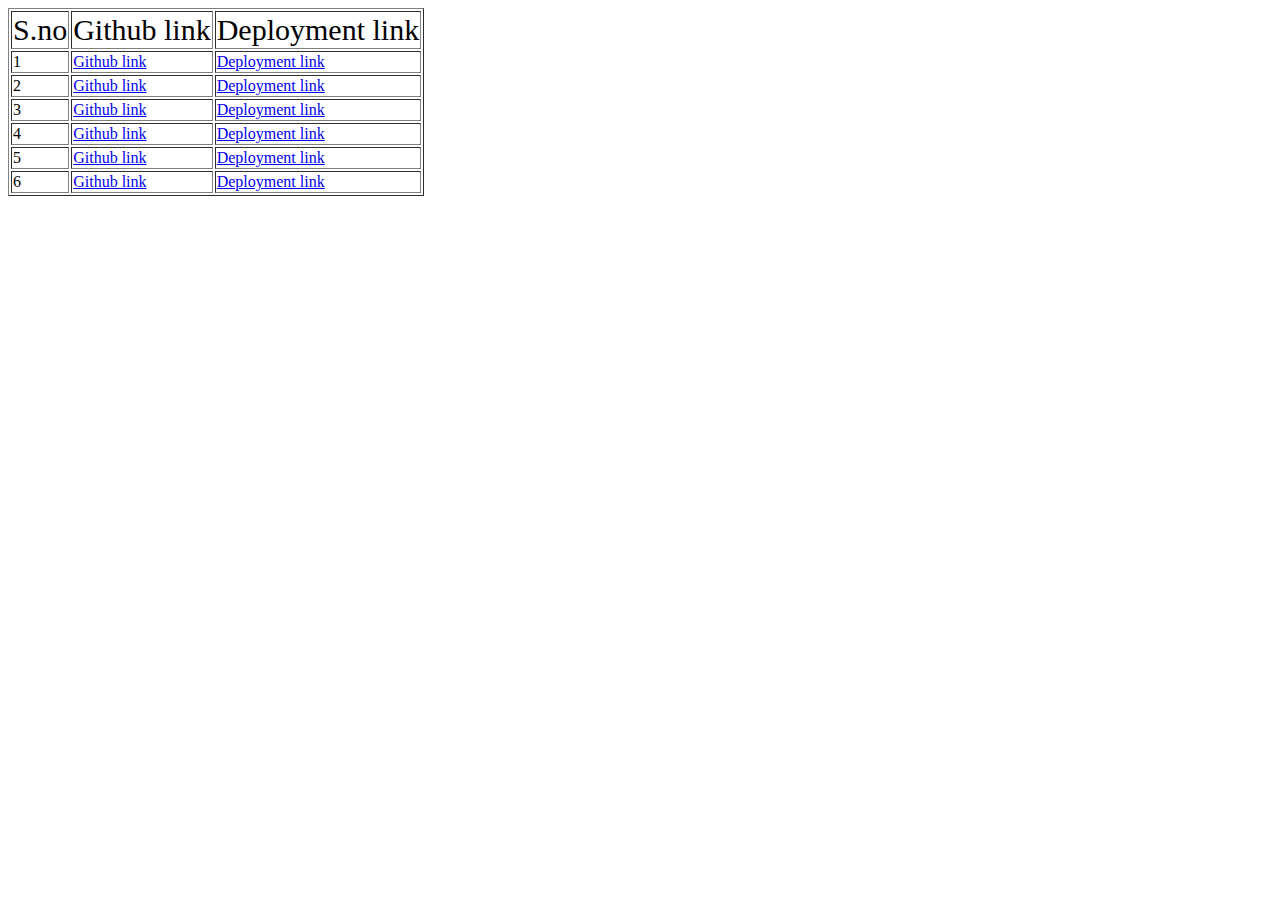
<file: index.html>
<!DOCTYPE html>
<html lang="en">

<head>
    <meta charset="UTF-8">
    <meta name="viewport" content="width=device-width, initial-scale=1.0">
    <title>React Tasks</title>
    <style>
        .a {
            font-size: 30px;
        }
    </style>
</head>

<body>
    <table border="01">

        <head>
            <tr>
                <td class="a">S.no</td>
                <td class="a">Github link</td>
                <td class="a">Deployment link</td>
        </head>

        <body>
            <tr>
                <td>1</td>
                <td><a href="https://github.com/TanishChandak/React_Task/">Github link</a></td>
                <td><a href="task1/build/index.html">Deployment link</a></td>
            </tr>
            <tr>
                <td>2</td>
                <td><a href="https://github.com/TanishChandak/React_Task/">Github link</a></td>
                <td><a href="task2/dist/index.html">Deployment link</a></td>
            </tr>
            <tr>
                <td>3</td>
                <td><a href="https://github.com/TanishChandak/React_Task/">Github link</a></td>
                <td><a href="task3/dist/index.html">Deployment link</a></td>
            </tr>
            <tr>
                <td>4</td>
                <td><a href="https://github.com/TanishChandak/React_Task/">Github link</a></td>
                <td><a href="task4/dist/index.html">Deployment link</a></td>
            </tr>
            <tr>
                <td>5</td>
                <td><a href="https://github.com/TanishChandak/React_Task/">Github link</a></td>
                <td><a href="task5/build/index.html">Deployment link</a></td>
            </tr>
            <tr>
                <td>6</td>
                <td><a href="https://github.com/TanishChandak/React_Task/">Github link</a></td>
                <td><a href="task6/index.html">Deployment link</a></td>
            </tr>
        </body>
    </table>
</body>

</html>
</file>
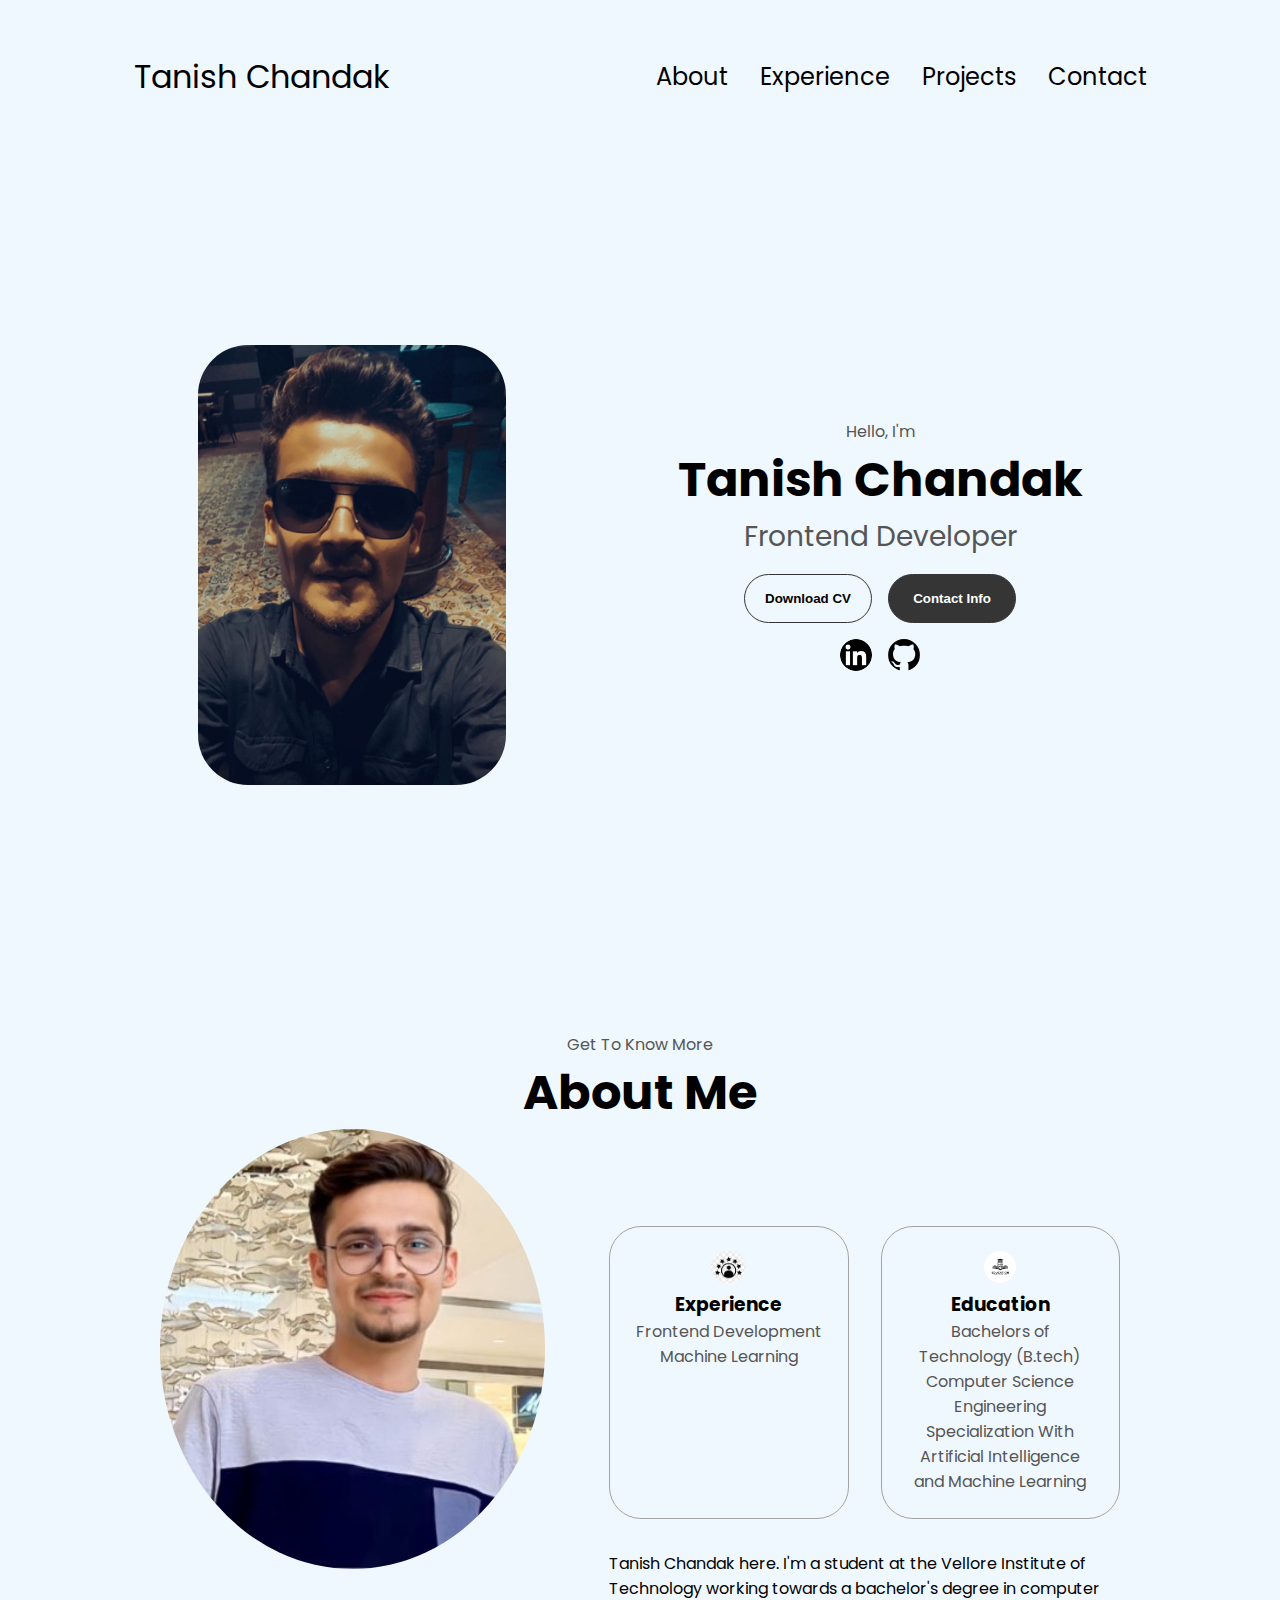
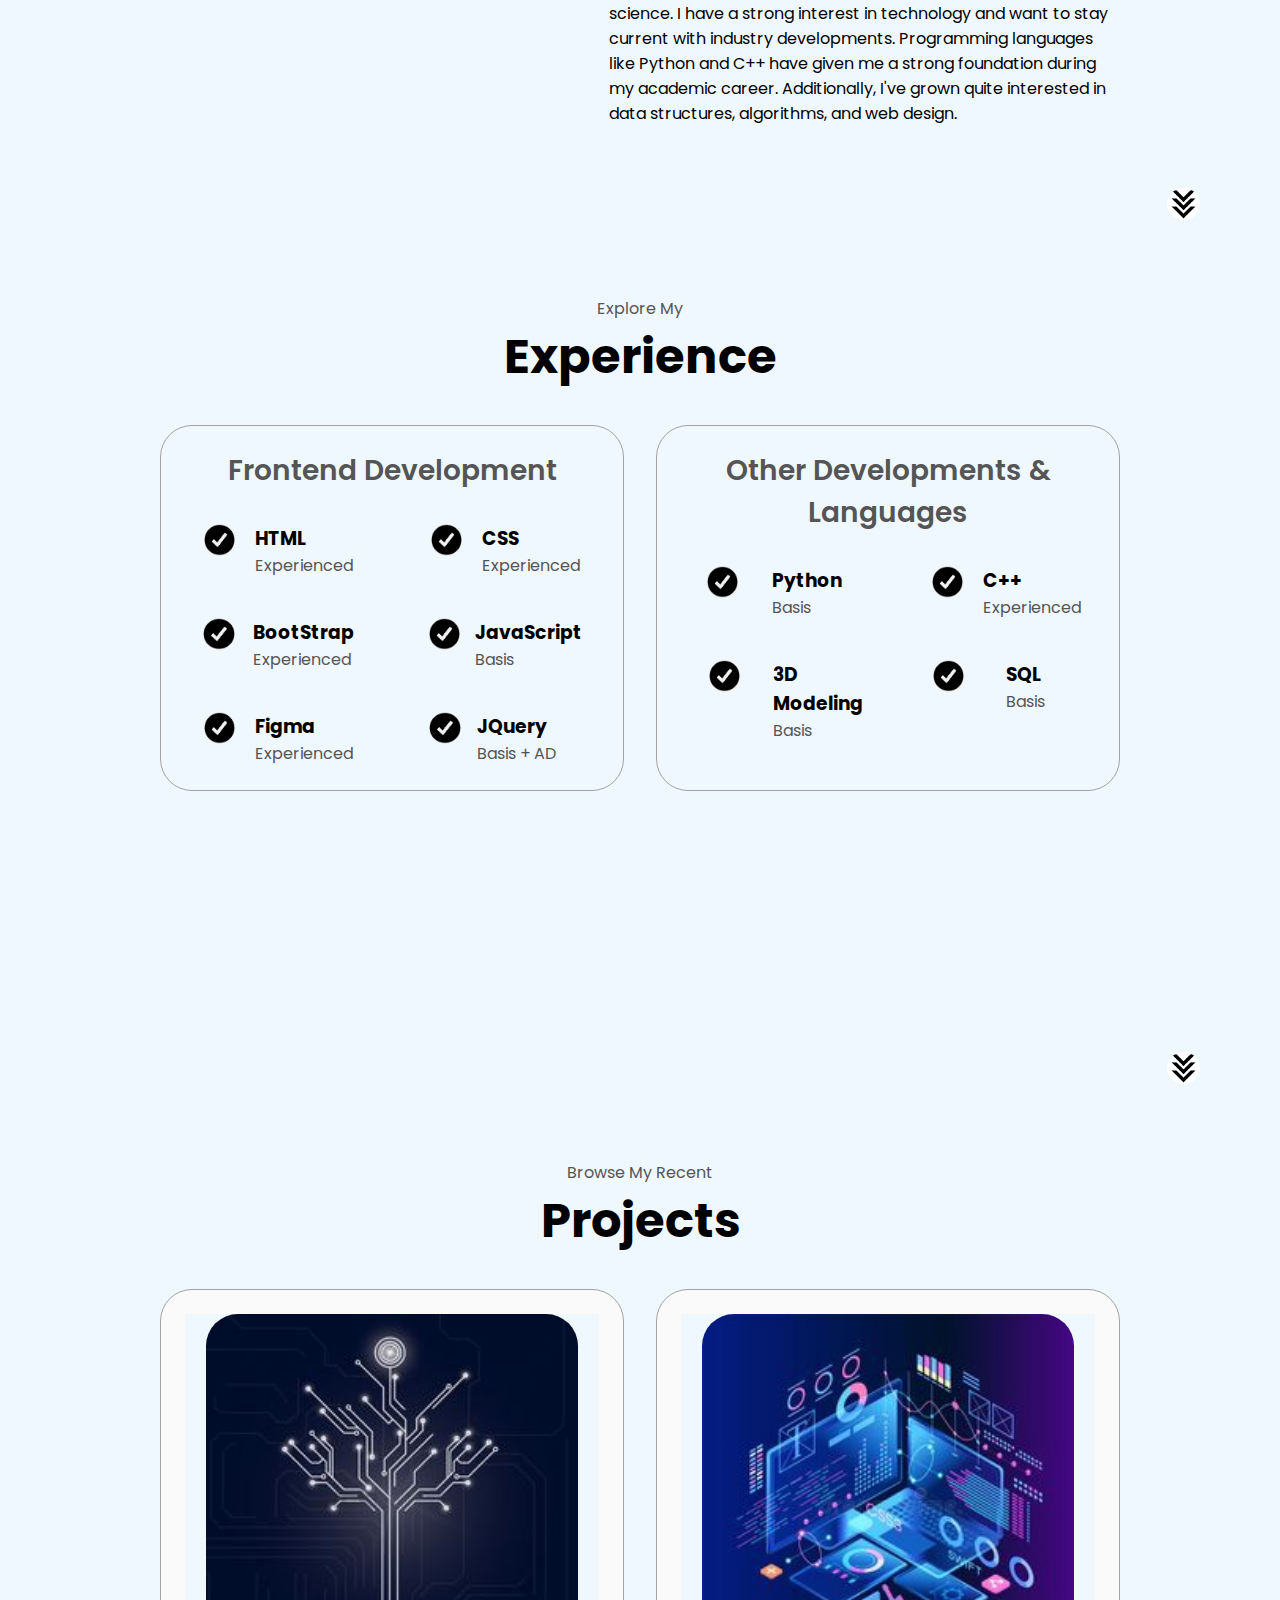
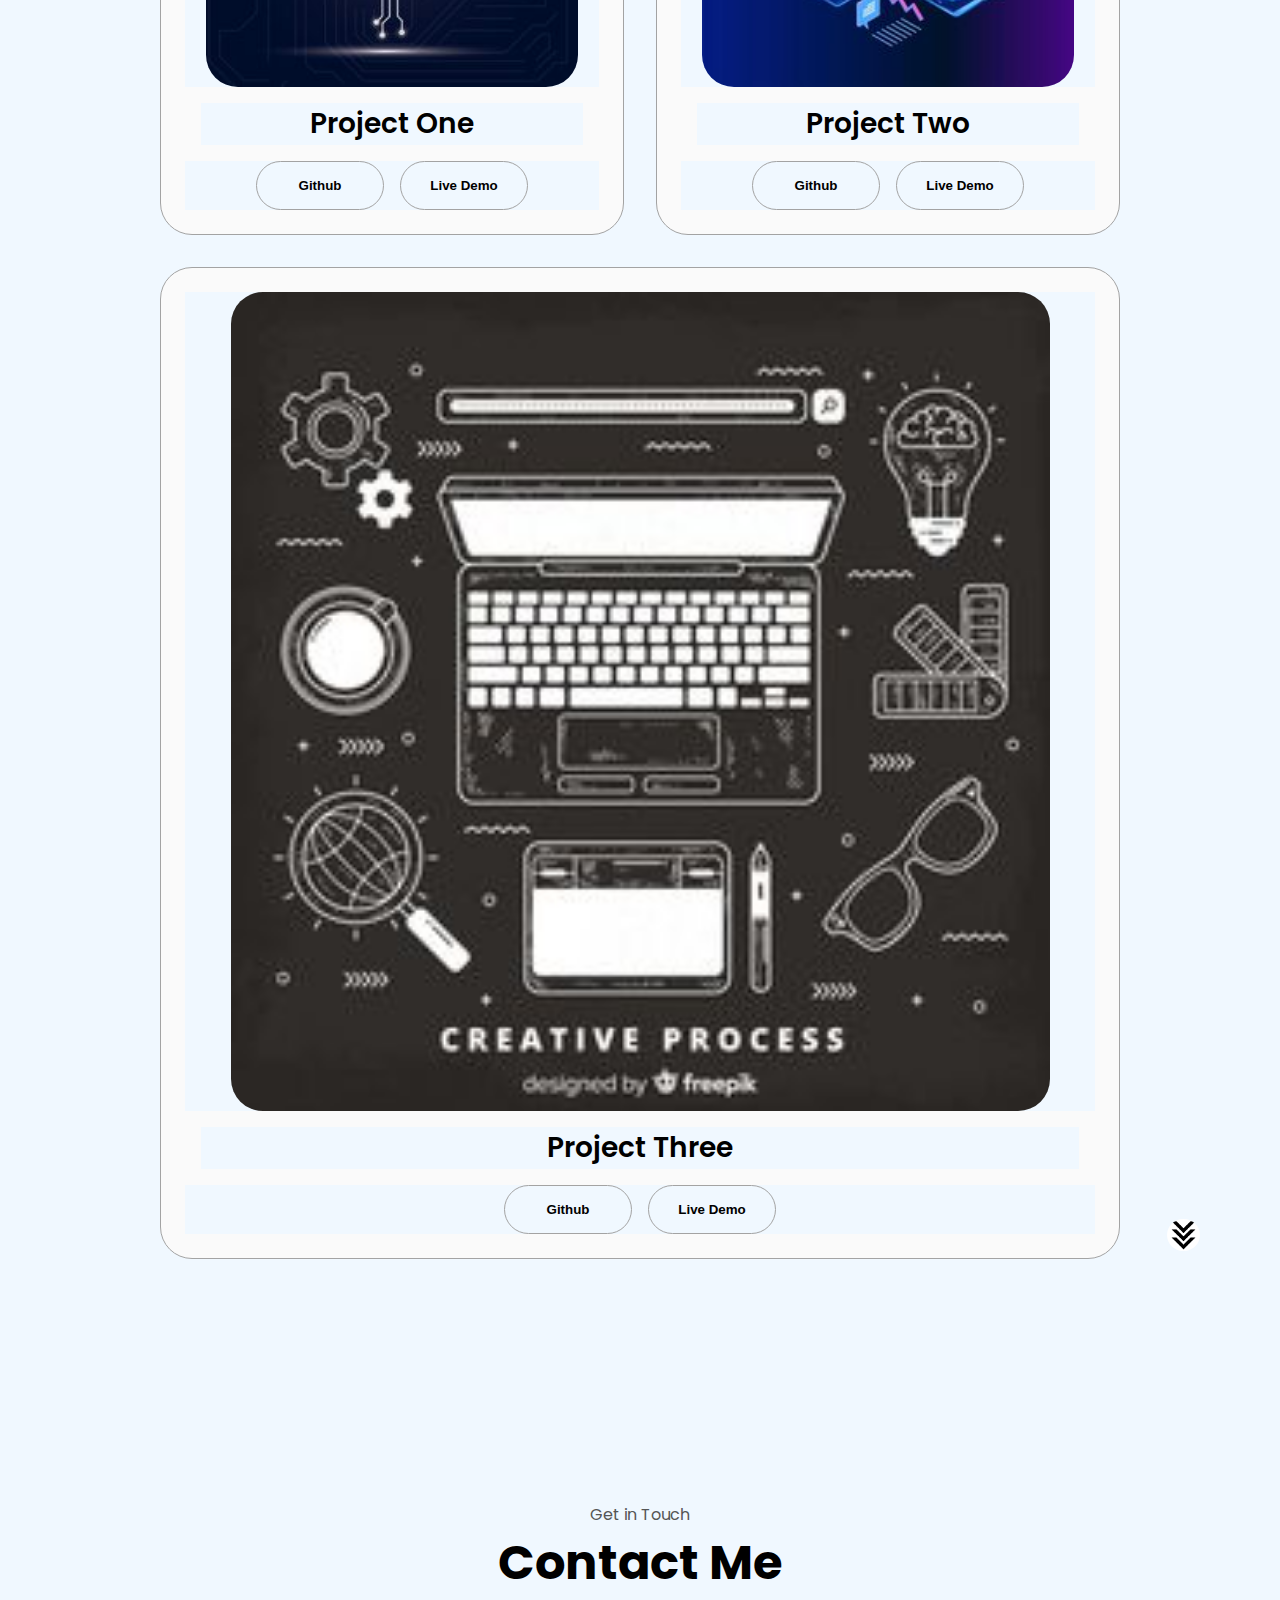
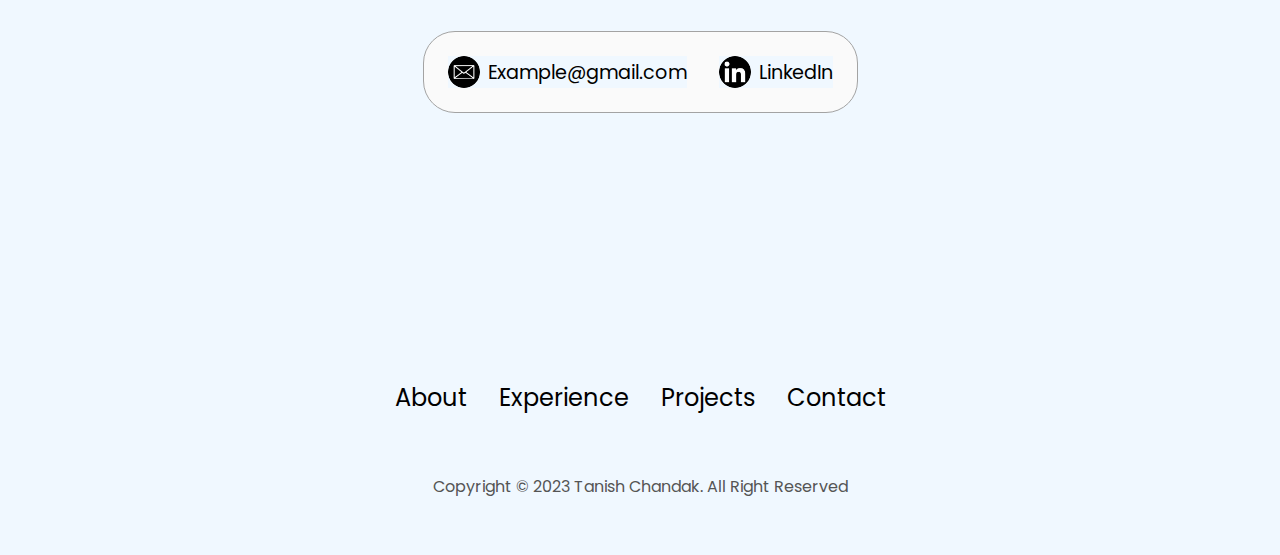
<file: task6/index.html>
<!DOCTYPE html>
<html lang="en">

<head>
    <meta charset="UTF-8">
    <meta name="viewport" content="width=device-width, initial-scale=1.0">
    <title>My Portfolio</title>
    <link rel="stylesheet" href="style.css">
    <link rel="stylesheet" href="mediaqueries.css">
    <link rel="icon" href="favicon.png">
</head>

<body>
    <header>
        <!-- Nav : 1 -->
        <nav id="destop-nav">
            <div class="logo">Tanish Chandak</div>
            <div>
                <ul class="nav-links">
                    <li><a href="#about">About</a></li>
                    <li><a href="#experience">Experience</a></li>
                    <li><a href="#projects">Projects</a></li>
                    <li><a href="#contact">Contact</a></li>
                </ul>
            </div>
        </nav>
        <!-- Nav : 2 -->
        <nav id="hamburger-nav">
            <div class="logo">Tanish Chandak</div>
            <div class="hamburger-menu">
                <div class="hamburger-icon" onclick="toggleMenu()">
                    <span></span>
                    <span></span>
                    <span></span>
                </div>
                <div class="menu-links">
                    <li><a href="#about" onclick="toggleMenu()">About</a></li>
                    <li><a href="#experience" onclick="toggleMenu()">Experience</a></li>
                    <li><a href="#project" onclick="toggleMenu()">Projects</a></li>
                    <li><a href="#contact" onclick="toggleMenu()">Contact</a></li>
                </div>
            </div>
        </nav>
    </header>

    <!-- Profile section -->
    <section id="profile">

        <!-- profile image -->
        <div class="section__pic-container">
            <img src="Image_1.jpg" alt="tanish_profile">
        </div>

        <div class="section__text">
            <p class="section__text__p1">Hello, I'm</p>
            <h1 class="title">Tanish Chandak</h1>
            <p class="section__text__p2">Frontend Developer</p>

            <!-- CV and Contact details -->
            <div class="btn-container">
                <button class="btn btn-color-2" onclick="window.open('./Resume.pdf')">Download CV</button>
                <button class="btn btn-color-1" onclick="location.href('./#contact')">Contact Info</button>
            </div>


            <!-- linkedin image -->
            <div id="socials-container">
                <img src="linkedin.png" alt="linkedin_image" class="icon"
                    onclick="location.href='https://www.linkedin.com/in/tanish-chandak-2949a2235/'">
                <img src="github.png" alt="github_image" class="icon"
                    onclick="location.href='https://github.com/TanishChandak'">
            </div>
        </div>
    </section>

    <!-- About section -->
    <section id="about">
        <p class="section__text__p1">Get To Know More</p>
        <h1 class="title">About Me</h1>
        <div class="section-container">
            <div class="update">
                <img src="Image.jpeg" alt="about_image" class="about_pic" style="border-radius: 50%;">
            </div>
            <div class="about-details-container">
                <div class="about-containers">
                    <div class="details-container">
                        <img src="experience.jpeg" alt="about_experience" class="icon">
                        <h3>Experience</h3>
                        <p>Frontend Development <br> Machine Learning</p>
                    </div>
                    <div class="details-container">
                        <img src="education.png" alt="about_education" class="icon">
                        <h3>Education</h3>
                        <p>Bachelors of Technology (B.tech)<br>Computer Science Engineering Specialization With
                            Artificial Intelligence and Machine Learning</p>
                    </div>
                </div>
                <div class="text-container">
                    Tanish Chandak here. I'm a student at the Vellore Institute of Technology working towards a
                    bachelor's degree in computer science. I have a strong interest in technology and want to stay
                    current with industry developments. Programming languages like Python and C++ have given me a strong
                    foundation during my academic career. Additionally, I've grown quite interested in data structures,
                    algorithms, and web design.
                </div>
            </div>
        </div>
        <img src="arrow.png" alt="about_arrow" class="icon arrow" onclick="location.href='#experience'">
    </section>

    <!-- Experience section -->
    <section id="experience">
        <p class="section__text__p1">Explore My</p>
        <h1 class="title">Experience</h1>
        <div class="experience-details-container">
            <div class="about-containers">
                <div class="details-container">
                    <h2 class="experience-sub-title">Frontend Development</h2>
                    <div class="article-container">
                        <article>
                            <img src="checkmark.png" alt="experience icon" class="icon">
                            <div>
                                <h3>HTML</h3>
                                <p>Experienced</p>
                            </div>
                        </article>
                        <article>
                            <img src="checkmark.png" alt="experience icon" class="icon">
                            <div>
                                <h3>CSS</h3>
                                <p>Experienced</p>
                            </div>
                        </article>
                        <article>
                            <img src="checkmark.png" alt="experience icon" class="icon">
                            <div>
                                <h3>BootStrap</h3>
                                <p>Experienced</p>
                            </div>
                        </article>
                        <article>
                            <img src="checkmark.png" alt="experience icon" class="icon">
                            <div>
                                <h3>JavaScript</h3>
                                <p>Basis</p>
                            </div>
                        </article>
                        <article>
                            <img src="checkmark.png" alt="experience icon" class="icon">
                            <div>
                                <h3>Figma</h3>
                                <p>Experienced</p>
                            </div>
                        </article>
                        <article>
                            <img src="checkmark.png" alt="experience icon" class="icon">
                            <div style="margin-right: 25px;">
                                <h3>JQuery</h3>
                                <p>Basis + AD</p>
                            </div>
                        </article>
                    </div>
                </div>
                <div class="details-container">
                    <h2 class="experience-sub-title">Other Developments & Languages</h2>
                    <div class="article-container">
                        <article>
                            <img src="checkmark.png" alt="experience icon" class="icon">
                            <div>
                                <h3>Python</h3>
                                <p>Basis</p>
                            </div>
                        </article>
                        <article>
                            <img src="checkmark.png" alt="experience icon" class="icon" style="margin-left: 10px;">
                            <div style="margin-left: 10px;">
                                <h3>C++</h3>
                                <p>Experienced</p>
                            </div>
                        </article>
                        <article>
                            <img src="checkmark.png" alt="experience icon" class="icon" style="margin-left: 14px;">
                            <div style="margin-left: 25px;">
                                <h3>3D Modeling</h3>
                                <p>Basis</p>
                            </div>
                        </article>
                        <article>
                            <img src="checkmark.png" alt="experience icon" class="icon" style="margin-right: 10px;">
                            <div style="margin-right: 25px;">
                                <h3>SQL</h3>
                                <p>Basis</p>
                            </div>
                        </article>
                    </div>
                </div>
            </div>
        </div>
        <img src="arrow.png" alt="about_arrow" class="icon arrow" onclick="location.href='#projects'">
    </section>

    <!-- Project section -->
    <section id="projects">
        <p class="section__text__p1">Browse My Recent</p>
        <h1 class="title">Projects</h1>
        <div class="experience-details-container">
            <div class="about-containers pro-containers">
                <div class="details-container color-container">
                    <div class="article-container">
                        <img src="project1.jpg" alt="project icon" class="project-img">
                    </div>
                    <h2 class="experience-sub-title project-title">Project One</h2>
                    <div class="btn-container">
                        <button class="btn btn-color-2 project-btn"
                            onclick="location.href='https://github.com/TanishChandak?tab=repositories'">
                            Github
                        </button>
                        <button class="btn btn-color-2 project-btn"
                            onclick="location.href='https://tanishchandak.github.io/Amazon_Clone_Using_CSS/'">
                            Live Demo
                        </button>
                    </div>
                </div>
                <div class="details-container color-container">
                    <div class="article-container">
                        <img src="project2.jpg" alt="project icon" class="project-img">
                    </div>
                    <h2 class="experience-sub-title project-title">Project Two</h2>
                    <div class="btn-container">
                        <button class="btn btn-color-2 project-btn"
                            onclick="location.href='https://github.com/TanishChandak?tab=repositories'">
                            Github
                        </button>
                        <button class="btn btn-color-2 project-btn"
                            onclick="location.href='https://tanishchandak.github.io/DrumKit/'">
                            Live Demo
                        </button>
                    </div>
                </div>
                <div class="details-container color-container">
                    <div class="article-container">
                        <img src="project3.jpg" alt="project icon" class="project-img">
                    </div>
                    <h2 class="experience-sub-title project-title">Project Three</h2>
                    <div class="btn-container">
                        <button class="btn btn-color-2 project-btn"
                            onclick="location.href='https://github.com/TanishChandak?tab=repositories'">
                            Github
                        </button>
                        <button class="btn btn-color-2 project-btn"
                            onclick="location.href='https://tanishchandak.github.io/DrumKit/'">
                            Live Demo
                        </button>
                    </div>
                </div>
            </div>
        </div>
        <img src="arrow.png" alt="about_arrow" class="icon arrow" onclick="location.href='#contact'">
    </section>

    <!-- Contact section -->
    <section id="contact">
        <p class="section__text__p1">Get in Touch</p>
        <h1 class="title">Contact Me</h1>
        <div class="contact-info-upper-container">
            <div class="contact-info-container">
                <img src="email_image.png" 
                alt="email icon"
                class="icon contact-icon">
                <p><a href="mailto:examplemail@gmail.com">Example@gmail.com</a></p>
            </div>
            <div class="contact-info-container">
                <img src="linkedin.png" 
                alt="linkedin icon"
                class="icon contact-icon">
                <p><a href="https://www.linkedin.com/in/tanish-chandak-2949a2235/">LinkedIn</a></p>
            </div>
        </div>
    </section>

    <!-- Footer section-->
    <footer>
        <nav>
            <div class="nav-links-container">
                <ul class="nav-links">
                    <li><a href="#about">About</a></li>
                    <li><a href="#experience">Experience</a></li>
                    <li><a href="#projects">Projects</a></li>
                    <li><a href="#contact">Contact</a></li>
                </ul>
            </div>
        </nav>
        <p>Copyright &#169; 2023 Tanish Chandak. All Right Reserved</p>
    </footer>

    <script src="script.js"></script>
</body>

</html>
</file>
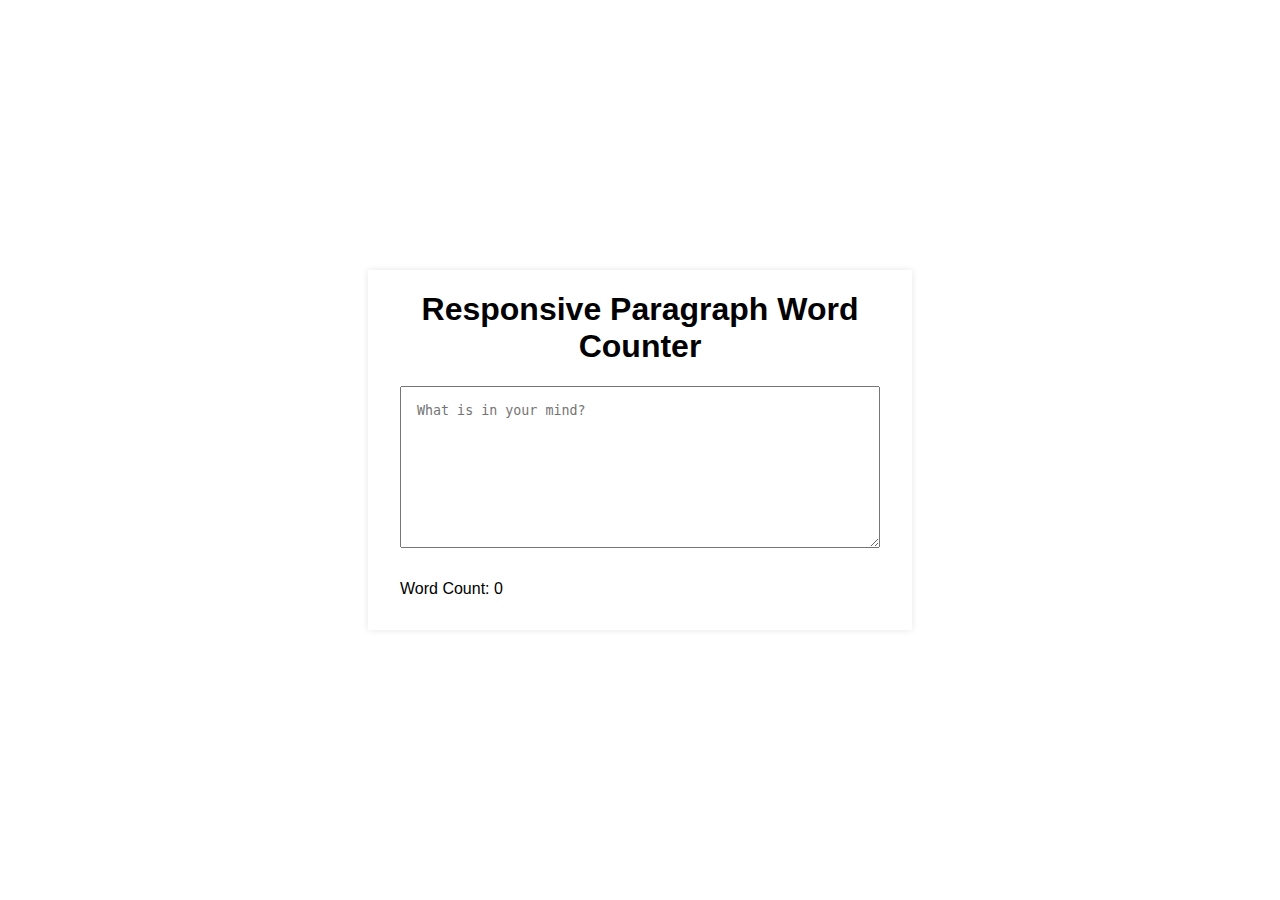
<file: task1/build/index.html>
<!DOCTYPE html>
<html lang="en">
  <head>
    <meta charset="utf-8" />
    <link rel="icon" href="./favicon.ico" />
    <meta name="viewport" content="width=device-width,initial-scale=1" />
    <meta name="theme-color" content="#000000" />
    <meta author="Souradip Ghosh" />
    <meta
      name="Word Counter"
      content="Web site creating using ReactJS to count number of words in your paragraphs in realtime."
    />
    <link rel="apple-touch-icon" href="./logo192.png" />
    <link rel="manifest" href="./manifest.json" />
    <title>React App</title>
    <script defer="defer" src="./static/js/main.f7eb101e.js"></script>
    <link href="./static/css/main.4de9fc06.css" rel="stylesheet" />
  </head>
  <body>
    <noscript>You need to enable JavaScript to run this app.</noscript>
    <div id="root"></div>
  </body>
</html>
</file>
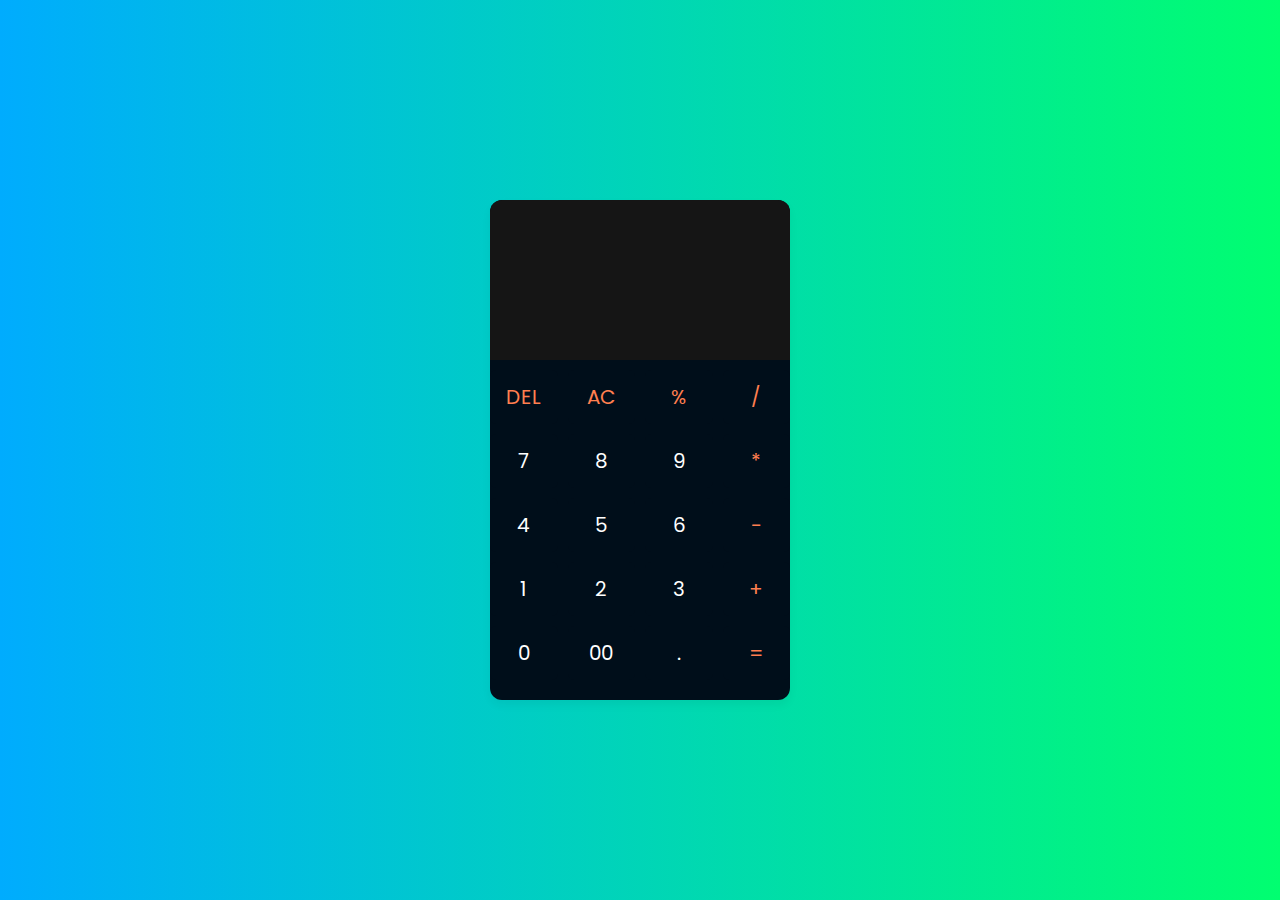
<file: task2/dist/index.html>
<!DOCTYPE html>
<html lang="en">
  <head>
    <meta charset="UTF-8" />
    <link rel="icon" type="image/svg+xml" href="/vite.svg" />
    <meta name="viewport" content="width=device-width, initial-scale=1.0" />
    <meta author="Avradeep">
    <title>Calculator</title>

    
    <link rel="stylesheet" href="./assets/index-8db2e203.css">
  </head>
  <body>
    <div class="container">
      <input type="text" class="display">
      
      <div class="buttons">
        <button class="operator" data-value="DEL">DEL</button>
        <button class="operator" data-value="AC">AC</button>
        <button class="operator" data-value="%">%</button>
        <button class="operator" data-value="/">/</button>
        
        <button data-value="7">7</button>
        <button data-value="8">8</button>
        <button data-value="9">9</button>
        <button class="operator" data-value="*">*</button>
        
        <button data-value="4">4</button>
        <button data-value="5">5</button>
        <button data-value="6">6</button>
        <button class="operator" data-value="-">-</button>
        
        <button data-value="1">1</button>
        <button data-value="2">2</button>
        <button data-value="3">3</button>
        <button class="operator" data-value="+">+</button>
        
        <button data-value="0">0</button>
        <button data-value="00">00</button>
        <button data-value=".">.</button>
        <button class="operator" data-value="=">=</button>
      </div>
    </div>
    
    
    
    <script type="module" crossorigin src="./assets/index-bf435679.js"></script>
  </body>
</html>
</file>
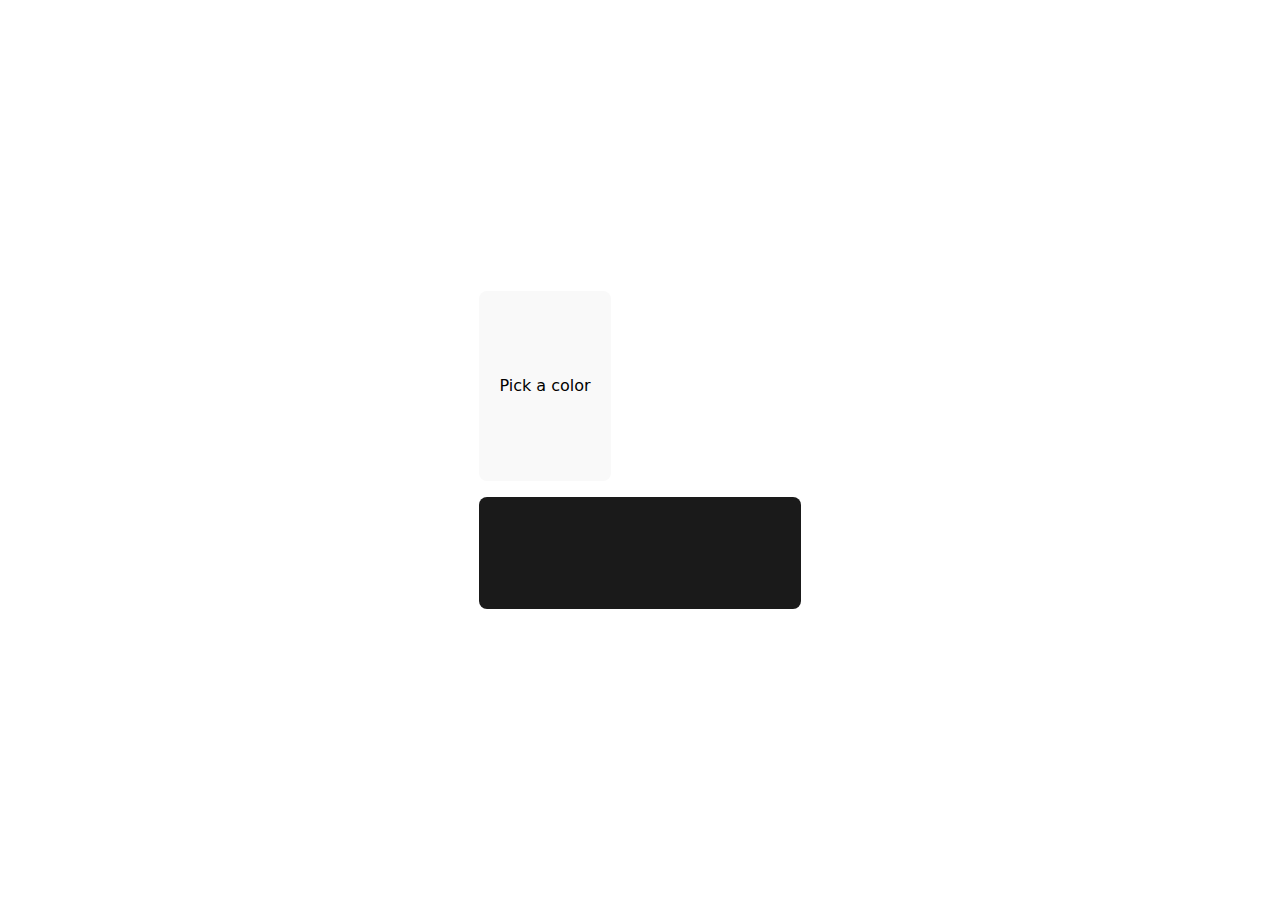
<file: task3/dist/index.html>
<!DOCTYPE html>
<html lang="en">
  <head>
    <meta charset="UTF-8" />
    <link rel="icon" type="image/svg+xml" href="/vite.svg" />
    <meta name="viewport" content="width=device-width, initial-scale=1.0" />
    <meta author="Avradeep">
    <title>Color Picker</title>
    <script type="module" crossorigin src="./assets/index-8fbf6f59.js"></script>
    <link rel="stylesheet" href="./assets/index-e072aa11.css">
  </head>
  <body>
    <div id="root"></div>
    
  </body>
</html>
</file>
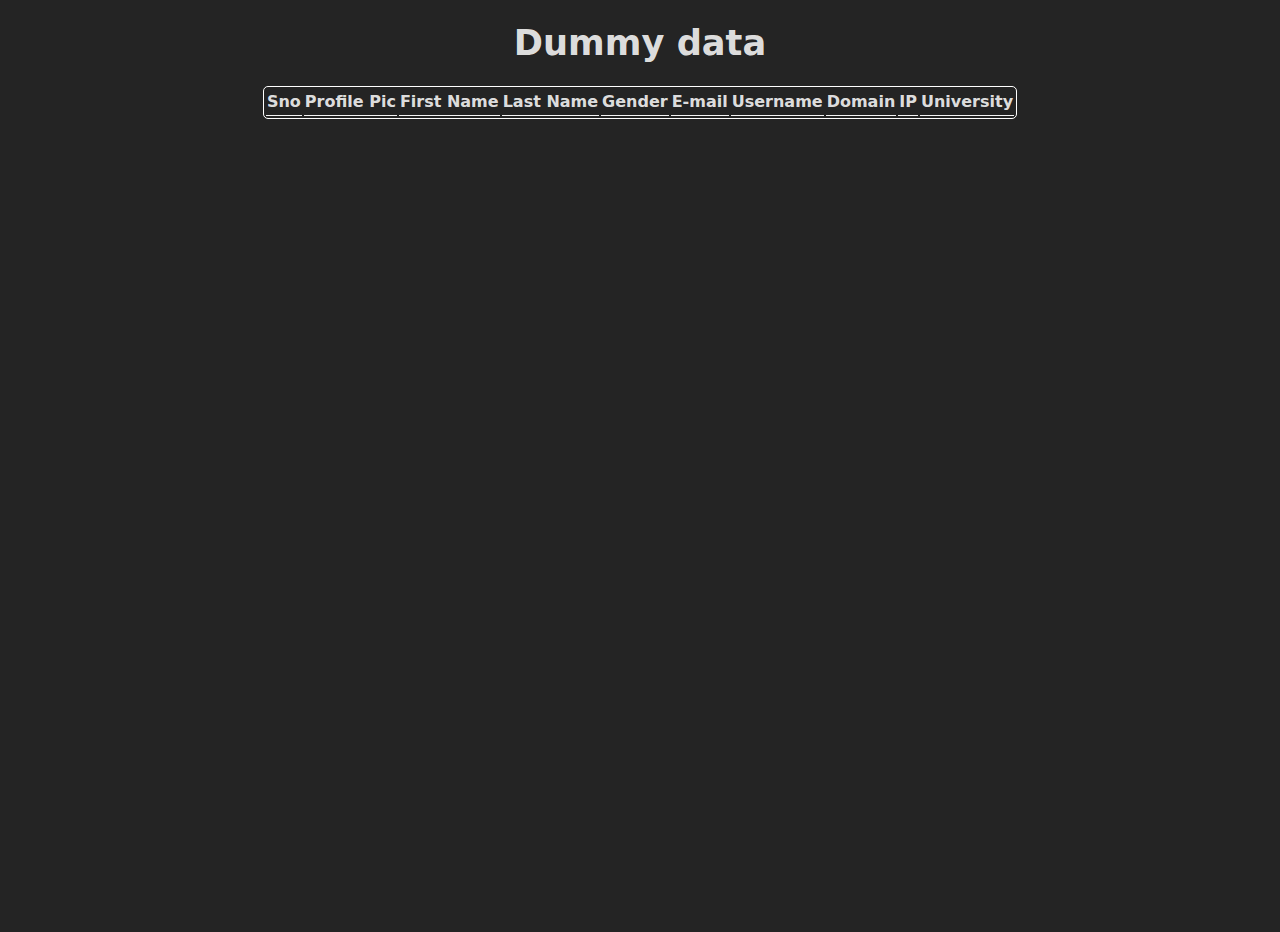
<file: task4/dist/index.html>
<!DOCTYPE html>
<html lang="en">
  <head>
    <meta charset="UTF-8" />
    <link rel="icon" type="image/svg+xml" href="/vite.svg" />
    <meta name="viewport" content="width=device-width, initial-scale=1.0" />
    <title>Fetch</title>
    
    <link rel="stylesheet" href="./assets/index-c2c4c701.css">
  </head>
  <body>
    <h1>Dummy data</h1>
    <div class="data">
      <table>
        <tr>
          <th>Sno</th>
          <th>Profile Pic</th>
          <th>First Name</th>
          <th>Last Name</th>
          <th>Gender</th>
          <th>E-mail</th>
          <th>Username</th>
          <th>Domain</th>
          <th>IP</th>
          <th>University</th>
        </tr>
      </table>
    </div>
    <script src="./assets/script.js"></script>
  </body>
</html>
</file>
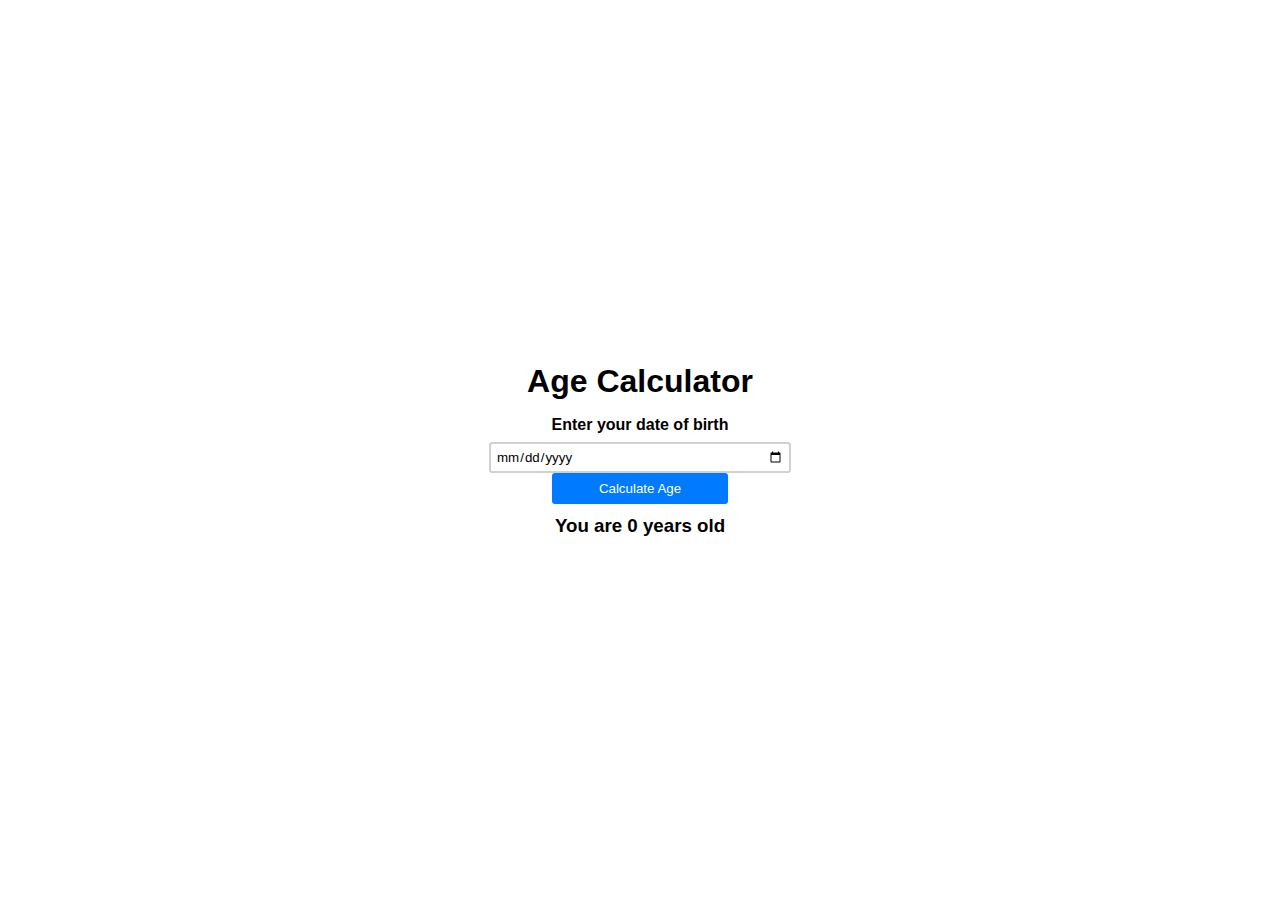
<file: task5/build/index.html>
<!DOCTYPE html>
<html lang="en">
  <head>
    <meta charset="utf-8" />
    <link rel="icon" href="./favicon.ico" />
    <meta name="viewport" content="width=device-width,initial-scale=1" />
    <meta name="theme-color" content="#000000" />
    <meta
      name="description"
      content="Web site created using create-react-app"
    />
    <link rel="apple-touch-icon" href="./logo192.png" />
    <link rel="manifest" href="./manifest.json" />
    <title>React App</title>
    <script defer="defer" src="./static/js/main.3035890a.js"></script>
    <link href="./static/css/main.1033eb6d.css" rel="stylesheet" />
  </head>
  <body>
    <noscript>You need to enable JavaScript to run this app.</noscript>
    <div id="root"></div>
  </body>
</html>
</file>
<file: task6/style.css>
@import url('https://fonts.googleapis.com/css2?family=Merriweather&family=Montserrat&family=Poppins:wght@300;400;500;600&family=Sacramento&display=swap');

*{
    margin: 0;
    padding: 0;
    background-color:aliceblue;
}
body{
    font-family: 'Poppins', sans-serif;
}
html{
    scroll-behavior: smooth;
}
p{
    color: rgb(85, 85, 85);
}

/* Transition */
a, .btn{
    transition: all 300ms ease;
}

/* Desktop Nav */
nav, .nav-links{
    display: flex;
}
nav{
    justify-content: space-around;
    align-items: center;
    height: 17vh;
}
.nav-links{
    gap: 2rem;
    list-style: none;
    font-size: 1.5rem;
}
a{
    color: black;
    text-decoration: none;
    text-decoration-color: white;
}
a:hover{
    color: grey;
    text-decoration: underline;
    text-underline-offset: 1rem;
    text-decoration-color: rgb(181, 181, 181);
}
.logo{
    font-size: 2rem;
}
.logo:hover{
    cursor: default;
}

/* Hamburger-menu */
#hamburger-nav{
    display: none;
}
.hamburger-menu{
    position: relative;
    display: inline-block;
}
.hamburger-icon{
    display: flex;
    flex-direction: column;
    justify-content: space-between;
    height: 24px;
    width: 30px;
    cursor: pointer;
}
.hamburger-icon span{
    width: 100%;
    height: 5px;
    background-color: black;
    transition: all 0.3 ease-in-out;
}
.menu-links{
    position: absolute;
    top: 100%;
    right: 0;
    background-color: white;
    width: fit-content;
    max-height: 0;
    overflow: hidden;
    transition: all 0.3 ease-in-out;
}
.menu-links a{
    display: block;
    padding: 10px;
    text-align: center;
    font-size: 1.5rem;
    color: black;
    text-decoration: none;
    transition: all 0.3 ease-in-out;
}
.menu-links li{
    list-style: none;
}
.menu-links.open{
    max-height: 300px;
}
.hamburger-icon.open span:first-child{
    transform: rotate(45deg) translate(10px, 5px);
}
.hamburger-icon.open span:nth-child(2){
    opacity: 0;
}
.hamburger-icon.open span:last-child{
    transform: rotate(-45deg) translate(10px, -5px);
}
.hamburger-icon span:first-child{
    transform: none;
}
.hamburger-icon span:first-child{
    opacity: 1;
}
.hamburger-icon span:first-child{
    transform: none;
}

/* profile image */
.section_pic-container, img{
    border-radius: 50px;
    height: 440px;
}
section{
    padding-top: 4vh;
    height: 96vh;
    margin: 0 10rem;
    box-sizing: border-box;
    min-height: fit-content;
}
.section-container{
    display: flex;
}

/* linkedin and github profile */
#profile{
    display: flex;
    justify-content: center;
    gap: 5rem;
    height: 80vh;
}
.section__pic-container{
    display: flex;
    height: 400px;
    width: 400px;
    margin: auto 0;
}
.section__text{
    align-self: center;
    text-align: center; 
}
.section__text__p{
    font-weight: 600;
}
.section__text__p1{
    text-align: center;
}
.section__text__p2{
    font-size: 1.75rem;
    margin-bottom: 1rem;
}
.title{
    font-size: 3rem;
    text-align: center;
}
#socials-container{
    display: flex;
    justify-content: center;
    margin-top: 1rem;
    gap: 1rem;
}

/* icon */
.icon{
    cursor: pointer;
    height: 2rem;
}

/* buttons styling */
.btn-container{
    display: flex;
    justify-content: center;
    gap: 1rem;
}
.btn{
    font-weight: 600;
    transition: all 300ms ease;
    padding: 1rem;
    width: 8rem;
    border-radius: 2rem;
}
.btn-color-1, 
.btn-color-2{
    border: rgb(53, 53, 53) 0.1rem solid;
}
.btn-color-1:hover,
.btn-color-2:hover{
    cursor: pointer;
}
.btn-color-1,
.btn-color-2:hover{
    background-color: rgb(53, 53, 53);
    color: white;
}
.btn-color-1:hover{
    background: rgb(0, 0, 0);
}
.btn-color-2{
    background: none;
}
.btn-color-2:hover{
    border: rgb(255, 255, 255) 0.1rem solid;
}
.btn-container{
    gap: 1rem;
}

/* About section */
#about{
    position: relative;
}
.about-containers{
    gap: 2rem;
    margin-bottom: 2rem;
    margin-top: 2rem;
}
.about-details-container{
    justify-content: center;
    flex-direction: column;
}
.about-containers,
.about-details-container{
    display: flex;
}
.about-pic{
    border-radius: 2rem;
}
.arrow{
    position: absolute;
    right: -5rem;
    bottom: 2.5rem;
}
.details-container{
    background-color: aliceblue;
    padding: 1.5rem;
    flex: 1;
    /* background: white; */
    border-radius: 2rem;
    border: rgb(53, 53, 53) 0.1rem solid;
    border-color: rgb(163, 163, 163);
    text-align: center;
}
.section-container{
    gap: 4rem;
    height: 80%;
}
.section__pic-container{
    height: 400px;
    width: 400px;
    margin: auto 0;
}

/* Experience section */
#experience{
    position: relative;
}
.experience-sub-title{
    color: rgb(85, 85, 85);
    font-weight: 600;
    font-size: 1.75rem;
    margin-bottom: 2rem;
}
.experience-details-container{
    display: flex;
    justify-content: center;
    flex-direction: column;
}
.article-container{
    display: flex;
    text-align: initial;
    flex-wrap: wrap;
    flex-direction: row;
    gap: 2.5rem;
    justify-content: space-around;
}
article{
    display: flex;
    width: 10rem;
    justify-content: space-around;
    gap: 0.5rem;
}
article .icon{
    cursor: default;
}

/* Project Section */
#projects{
    position: relative;
}
.color-container{
    border-color: rgb(163, 163, 163);
    background: rgb(250, 250, 250);
}
.project-img{
    border-radius: 2rem;
    width: 90%;
    height: 90%;
}
.project-title{
    margin: 1rem;
    color: black;
}
.project-btn{
    color: black;
    border-color: rgb(163, 163, 163);
}

/* Contact section */
#contact{
    display: flex;
    justify-content: center;
    flex-direction: column;
    height: 70vh;
}
.contact-info-upper-container{
    display: flex;
    justify-content: center;
    border-radius: 2rem;
    border: rgb(53, 53, 53) 0.1rem solid;
    border-color: rgb(163, 163, 163);
    background: rgb(250, 250, 250);
    margin: 2rem auto;
    padding: 0.5rem;
}
.contact-info-container{
    display: flex;
    align-items: center;
    justify-content: center;
    gap: 0.5rem;
    margin: 1rem;
}
.contact-info-container p{
    font-size: larger;
}
.contact-icon{
    cursor: default;
}
.email-icon{
    height: 2.5rem;
}

/* footer section */
footer {
    height: 26vh;
    margin: 0 1rem;
}
footer p{
    text-align: center;
    
}
</file>
<file: task6/mediaqueries.css>
@media screen and (max-width: 1400px) {
    #profile{
        height: 83vh;
        margin-bottom: 6rem;
    }
    .about-containers{
        flex-wrap: wrap;
    }
}

@media screen and (max-width: 1200px) {
    #destop-nav{
        display: none;
    }
    #hamburger-nav{
        display: flex;
    }
    #experience, .experience-details-container{
        margin-top: 2rem;
    }
    #profile, .section-container{
        display: block;
    }
    .arrow{
        display: none;
    }
    section, .section-container{
        height: fit-content;
    }
    section{
        margin: 0 5%;
    }
    .section__pic-container{
        width: 275px;
        height: 275px;
        margin: 0 auto 2rem;
    }
    .about-containers{
        margin-top: 0;
    }
}

@media screen and (max-width: 600px) {
    #contact, footer{
        height: 40vh;
    }
    #profile{
        height: 83vh;
        margin-bottom: 0;
    }
    article{
        font-size: 1rem;
    }
    footer nav{
        height: fit-content;
        margin-bottom: 2rem;
    }
    .about-containers, .contact-info-upper-container, .btn-container{
        flex-wrap: wrap;
    } 
    .contact-info-container{
        margin: 0;
    }
    .container-info-container p, .nav-links li a{
        font-size: 1rem;
    }
    .experience-sub-title{
        font-size: 1.25rem;
    }
    .logo{
        font-size: 1.5rem;
    }
    .nav-links{
        flex-direction: column;
        gap: 0.5rem;
        text-align: center;
    }
    .section__pic-container{
        width: auto;
        height: 46vw;
        justify-content: center;
    }
    .section__text__p2{
        font-size: 1.25rem;
    }
    .title{
        font-size: 2rem;
    }
    .text-container{
        text-align: justify;
    }
}
</file>
<file: task1/build/static/css/main.4de9fc06.css>
body{-webkit-font-smoothing:antialiased;-moz-osx-font-smoothing:grayscale;font-family:-apple-system,BlinkMacSystemFont,Segoe UI,Roboto,Oxygen,Ubuntu,Cantarell,Fira Sans,Droid Sans,Helvetica Neue,sans-serif;margin:0}code{font-family:source-code-pro,Menlo,Monaco,Consolas,Courier New,monospace}.App{display:grid;height:100vh;place-content:center}.App .container{box-shadow:0 0 7px rgba(0,0,0,.1);display:flex;flex-direction:column;padding:0 2rem;text-align:center;width:30rem}.App .container textarea{height:8rem;padding:1rem}.App .container p{align-self:flex-start;margin:2rem 0}.App #copyright{color:#cacaca;font-size:small}.App #copyright a{color:#cacaca;text-decoration:none}
/*# sourceMappingURL=main.4de9fc06.css.map*/
</file>
<file: task2/dist/assets/index-8db2e203.css>
@import"https://fonts.googleapis.com/css2?family=Poppins:ital,wght@0,100;0,200;0,300;0,400;0,500;0,600;0,700;0,800;0,900;1,100;1,200;1,300;1,400;1,500;1,600;1,700;1,800;1,900&display=swap";*{margin:0;padding:0;box-sizing:border-box;font-family:Poppins,sans-serif}body{height:100vh;display:flex;align-items:center;justify-content:center;background:linear-gradient(to right,#00acfe,#01fe70)}body .container{position:relative;max-width:300px;width:100%;border-radius:12px;padding:0 0 20px;background:#000e1a;box-shadow:0 5px 10px #0000000d}body .container .display{height:10rem;width:100%;border-radius:12px 12px 0 0;outline:none;padding:20px;border:none;text-align:right;margin-bottom:10px;font-size:25px;color:#fff;background:rgb(21,21,21);pointer-events:none}body .container .buttons{display:grid;grid-template-columns:repeat(4,1fr);grid-gap:10px}body .container .buttons button{padding:12px 10px;border-radius:6px;border:none;font-size:20px;cursor:pointer;background-color:#000e1a;color:#fff}body .container .buttons button:hover{transform:scale(.99);background:rgba(255,255,255,.05)}body .container .buttons .operator{color:coral}body .container .buttons .operator:hover{background:coral;color:#fff}
</file>
<file: task3/dist/assets/index-e072aa11.css>
#root{max-width:1280px;margin:0 auto;padding:2rem;text-align:center}.color-picker{display:flex;flex-direction:column;gap:1rem}.color-picker .input{display:flex;gap:1rem}.color-picker .input .color-list{margin-top:.2rem;background:white;display:grid;grid-template-columns:repeat(4,1fr);grid-gap:10px;justify-content:center;padding:1.3rem .5rem .5rem;border-radius:5px}.color-picker .input .color-list .color{width:2rem;height:2rem;cursor:pointer}.color-picker .input .color-list .color:hover{scale:.95}.color-picker #output{width:100%;height:7rem}:root{font-family:Inter,system-ui,Avenir,Helvetica,Arial,sans-serif;line-height:1.5;font-weight:400;color-scheme:light dark;color:#ffffffde;background-color:#242424;font-synthesis:none;text-rendering:optimizeLegibility;-webkit-font-smoothing:antialiased;-moz-osx-font-smoothing:grayscale;-webkit-text-size-adjust:100%}a{font-weight:500;color:#646cff;text-decoration:inherit}a:hover{color:#535bf2}body{margin:0;display:flex;place-items:center;min-width:320px;min-height:100vh}h1{font-size:3.2em;line-height:1.1}button{border-radius:8px;border:1px solid transparent;padding:.6em 1.2em;font-size:1em;font-weight:500;font-family:inherit;background-color:#1a1a1a;cursor:pointer;transition:border-color .25s}button:hover{border-color:#646cff}button:focus,button:focus-visible{outline:4px auto -webkit-focus-ring-color}@media (prefers-color-scheme: light){:root{color:#213547;background-color:#fff}a:hover{color:#747bff}button{background-color:#f9f9f9}}
</file>
<file: task4/dist/assets/index-c2c4c701.css>
:root{font-family:Inter,system-ui,Avenir,Helvetica,Arial,sans-serif;line-height:1.5;font-weight:400;color-scheme:light dark;color:#ffffffde;background-color:#242424;font-synthesis:none;text-rendering:optimizeLegibility;-webkit-font-smoothing:antialiased;-moz-osx-font-smoothing:grayscale;-webkit-text-size-adjust:100%}body{text-align:center;min-width:320px;min-height:100vh}body h1{font-size:2.2em;line-height:1.1}body table{border-radius:5px;border:white 1px solid;text-align:center;margin:0 auto}body table th{border-bottom:whitesmoke 1px solid}body table td{text-align:left}
</file>
<file: task5/build/static/css/main.1033eb6d.css>
*{font-family:Segoe UI,Tahoma,Geneva,Verdana,sans-serif;margin:0;padding:0}.App{display:grid;height:100vh;place-content:center;text-align:center}.App h4{margin-top:1rem}.App input{border:2px solid #d1d1d1;border-radius:3px;margin-top:.5rem;padding:.3rem;width:18rem}.App button{background:#007bff;border:none;border-radius:3px;color:#fff;cursor:pointer;margin:0 auto;padding:.5rem;width:11rem}.App h3{margin-top:.7rem}
/*# sourceMappingURL=main.1033eb6d.css.map*/
</file>
